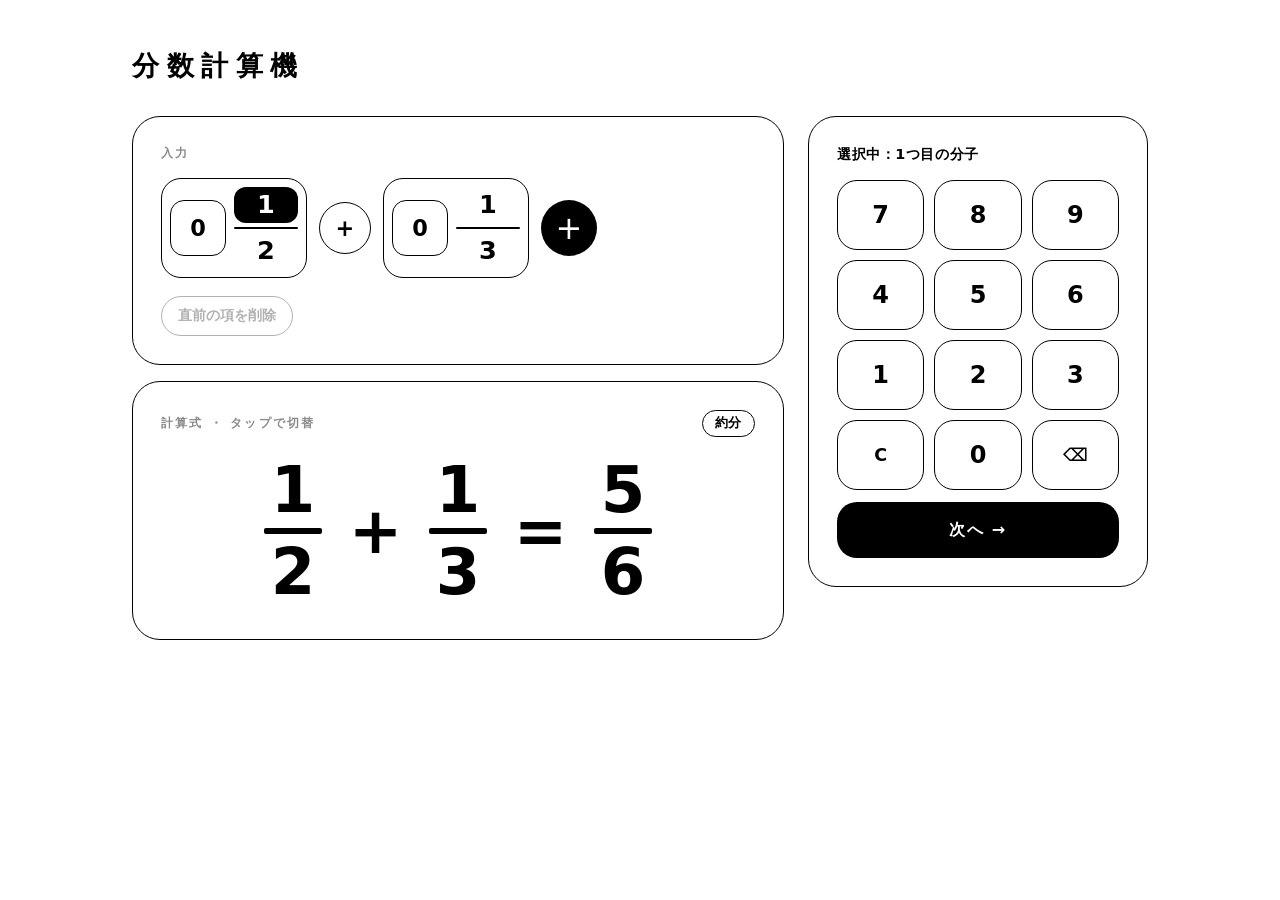
<file: index.html>
<!DOCTYPE html>
<html lang="ja">
<head>
  <meta charset="UTF-8">
  <meta name="viewport" content="width=device-width, initial-scale=1, viewport-fit=cover">
  <meta name="theme-color" content="#ffffff">
  <title>分数計算機</title>
  <link rel="stylesheet" href="style.css">
</head>
<body>
  <div class="app">
    <header class="header">
      <h1 class="title">分数計算機</h1>
    </header>

    <main class="layout">
      <div class="stack">
        <section class="card">
          <div class="label">入力</div>
          <div class="editor" id="editor"></div>
          <div class="tools">
            <button class="pill" id="removeBtn" type="button">直前の項を削除</button>
          </div>
        </section>

        <section class="card formula-card" id="formulaCard" tabindex="0" role="button" aria-haspopup="listbox">
          <div class="formula-meta">
            <span class="label">計算式 ・ タップで切替</span>
            <span class="chip" id="modeLabel">約分</span>
          </div>
          <div class="formula" id="formula"></div>
        </section>
      </div>

      <aside class="card keypad-card">
        <div class="keypad-label" id="keypadLabel">選択中</div>
        <div class="keypad">
          <button class="key" data-key="7" type="button">7</button>
          <button class="key" data-key="8" type="button">8</button>
          <button class="key" data-key="9" type="button">9</button>
          <button class="key" data-key="4" type="button">4</button>
          <button class="key" data-key="5" type="button">5</button>
          <button class="key" data-key="6" type="button">6</button>
          <button class="key" data-key="1" type="button">1</button>
          <button class="key" data-key="2" type="button">2</button>
          <button class="key" data-key="3" type="button">3</button>
          <button class="key fn" data-key="C" type="button">C</button>
          <button class="key" data-key="0" type="button">0</button>
          <button class="key fn" data-key="BS" type="button" aria-label="一文字削除">⌫</button>
        </div>
        <button class="key-next" data-key="NEXT" type="button">次へ →</button>
      </aside>
    </main>
  </div>

  <div class="dropdown" id="dropdown" role="listbox" hidden></div>

  <script src="script.js"></script>
</body>
</html>
</file>
<file: style.css>
*,
*::before,
*::after {
  box-sizing: border-box;
  margin: 0;
  padding: 0;
}

:root {
  --ink: #000;
  --paper: #fff;
  --soft: #f3f3f3;
  --mute: #8a8a8a;
  --r-xl: 28px;
  --r-lg: 20px;
  --r-md: 14px;
}

html {
  -webkit-text-size-adjust: 100%;
}

body {
  min-height: 100vh;
  background: var(--paper);
  color: var(--ink);
  font-family: "Hiragino Sans", "Noto Sans JP", "Yu Gothic UI", system-ui, -apple-system, "Segoe UI", sans-serif;
  -webkit-font-smoothing: antialiased;
  -webkit-tap-highlight-color: transparent;
  user-select: none;
}

button {
  font: inherit;
  color: inherit;
  background: none;
  border: 0;
  cursor: pointer;
  touch-action: manipulation;
}

button:disabled {
  opacity: 0.3;
  cursor: default;
}

[hidden] {
  display: none !important;
}

/* ---------- Layout ---------- */

.app {
  max-width: 1080px;
  margin: 0 auto;
  padding: clamp(20px, 4vw, 48px) clamp(16px, 4vw, 32px) 56px;
}

.header {
  margin-bottom: clamp(18px, 3vw, 32px);
}

.title {
  font-size: clamp(1.2rem, 3.6vw, 1.7rem);
  font-weight: 800;
  letter-spacing: 0.28em;
}

.layout {
  display: grid;
  gap: 16px;
}

.stack {
  display: grid;
  gap: 16px;
  min-width: 0;
}

@media (min-width: 900px) {
  .layout {
    grid-template-columns: 1fr 340px;
    align-items: start;
    gap: 24px;
  }
  .keypad-card {
    position: sticky;
    top: 24px;
  }
}

.card {
  background: var(--paper);
  border: 1.5px solid var(--ink);
  border-radius: var(--r-xl);
  padding: clamp(18px, 3vw, 28px);
  min-width: 0;
}

.label {
  font-size: 0.75rem;
  letter-spacing: 0.18em;
  font-weight: 600;
  color: var(--mute);
}

/* ---------- Input editor ---------- */

.editor {
  display: flex;
  flex-wrap: wrap;
  align-items: center;
  gap: 12px;
  margin-top: 16px;
}

.term {
  display: flex;
  align-items: center;
  gap: 8px;
  padding: 8px;
  border: 1.5px solid var(--ink);
  border-radius: var(--r-lg);
}

button.whole {
  width: 56px;
  height: 56px;
  border: 1.5px solid var(--ink);
  border-radius: var(--r-md);
  font-size: 1.4rem;
  font-weight: 700;
  display: grid;
  place-items: center;
  font-variant-numeric: tabular-nums;
}

.fe {
  display: flex;
  flex-direction: column;
  align-items: center;
  min-width: 64px;
  font-size: 1.6rem;
}

.fe button {
  min-width: 64px;
  padding: 2px 12px;
  border-radius: 12px;
  font-size: 1em;
  font-weight: 700;
  line-height: 1.25;
  font-variant-numeric: tabular-nums;
}

.frac-bar {
  width: 100%;
  min-width: 0.9em;
  height: 0.08em;
  background: var(--ink);
  border-radius: 2px;
  margin: 0.08em 0;
}

.fe .frac-bar {
  margin: 4px 0;
}

button.sel {
  background: var(--ink) !important;
  color: var(--paper) !important;
}

button.err {
  outline: 1.5px dashed var(--ink);
  outline-offset: 2px;
}

.whole:hover,
.fe button:hover,
.op:hover {
  background: var(--soft);
}

.sel:hover {
  background: var(--ink) !important;
}

.op {
  width: 52px;
  height: 52px;
  border: 1.5px solid var(--ink);
  border-radius: 50%;
  font-size: 1.4rem;
  font-weight: 700;
  display: grid;
  place-items: center;
}

.add {
  width: 56px;
  height: 56px;
  border-radius: 50%;
  background: var(--ink);
  color: var(--paper);
  font-size: 2rem;
  line-height: 1;
  display: grid;
  place-items: center;
}

.add:hover {
  opacity: 0.85;
}

.tools {
  display: flex;
  gap: 10px;
  margin-top: 18px;
}

.pill {
  height: 40px;
  padding: 0 16px;
  border: 1.5px solid var(--ink);
  border-radius: 999px;
  font-size: 0.85rem;
  font-weight: 600;
}

.pill:hover {
  background: var(--soft);
}

/* ---------- Formula ---------- */

.formula-card {
  cursor: pointer;
  transition: background 0.15s;
}

.formula-card:hover {
  background: var(--soft);
}

.formula-card:focus-visible {
  outline: 2px solid var(--ink);
  outline-offset: 4px;
}

.formula-meta {
  display: flex;
  justify-content: space-between;
  align-items: center;
  gap: 12px;
  margin-bottom: 14px;
}

.chip {
  border: 1.5px solid var(--ink);
  border-radius: 999px;
  padding: 4px 12px;
  font-size: 0.8rem;
  font-weight: 700;
  letter-spacing: 0.04em;
}

.formula {
  min-height: 160px;
  display: flex;
  flex-wrap: wrap;
  align-items: center;
  justify-content: center;
  gap: 0.12em 0.3em;
  font-size: clamp(2.2rem, 7vw, 4rem);
  font-weight: 700;
  line-height: 1.1;
  font-variant-numeric: tabular-nums;
}

.op-sym {
  margin: 0 0.04em;
}

.frac {
  display: inline-flex;
  flex-direction: column;
  align-items: center;
  vertical-align: middle;
  padding: 0 0.08em;
}

.frac .frac-bar {
  margin: 0.05em 0;
}

.mixed {
  display: inline-flex;
  align-items: center;
  gap: 0.08em;
}

.wpart {
  margin-right: 0.04em;
}

.formula .err-text {
  font-size: 0.42em;
  font-weight: 600;
  letter-spacing: 0.02em;
  text-align: center;
  line-height: 1.4;
}

/* ---------- Keypad ---------- */

.keypad-label {
  font-size: 0.9rem;
  font-weight: 700;
  letter-spacing: 0.04em;
  margin-bottom: 16px;
}

.keypad {
  display: grid;
  grid-template-columns: repeat(3, 1fr);
  gap: 10px;
}

.key {
  height: clamp(56px, 9vh, 70px);
  border: 1.5px solid var(--ink);
  border-radius: var(--r-lg);
  font-size: 1.5rem;
  font-weight: 600;
  transition: transform 0.08s, background 0.12s, color 0.12s;
}

.key.fn {
  font-size: 1.1rem;
}

.key:active {
  transform: scale(0.95);
  background: var(--ink);
  color: var(--paper);
}

.key-next {
  margin-top: 12px;
  width: 100%;
  height: 56px;
  border-radius: var(--r-lg);
  background: var(--ink);
  color: var(--paper);
  font-weight: 700;
  letter-spacing: 0.1em;
  transition: transform 0.08s, opacity 0.12s;
}

.key-next:active {
  transform: scale(0.98);
  opacity: 0.8;
}

/* ---------- Dropdown ---------- */

.dropdown {
  position: absolute;
  z-index: 50;
  min-width: 200px;
  background: var(--paper);
  border: 1.5px solid var(--ink);
  border-radius: var(--r-lg);
  padding: 8px;
  box-shadow: 0 14px 34px rgba(0, 0, 0, 0.14);
  animation: pop 0.14s ease-out;
}

@keyframes pop {
  from {
    opacity: 0;
    transform: translateY(-6px) scale(0.98);
  }
  to {
    opacity: 1;
    transform: none;
  }
}

.dd-item {
  width: 100%;
  display: flex;
  justify-content: space-between;
  align-items: center;
  gap: 16px;
  padding: 12px 14px;
  border-radius: var(--r-md);
  text-align: left;
  font-size: 1rem;
  font-weight: 600;
}

.dd-item small {
  font-size: 0.75rem;
  font-weight: 500;
  opacity: 0.6;
}

.dd-item:hover {
  background: var(--soft);
}

.dd-item.active {
  background: var(--ink);
  color: var(--paper);
}
</file>
